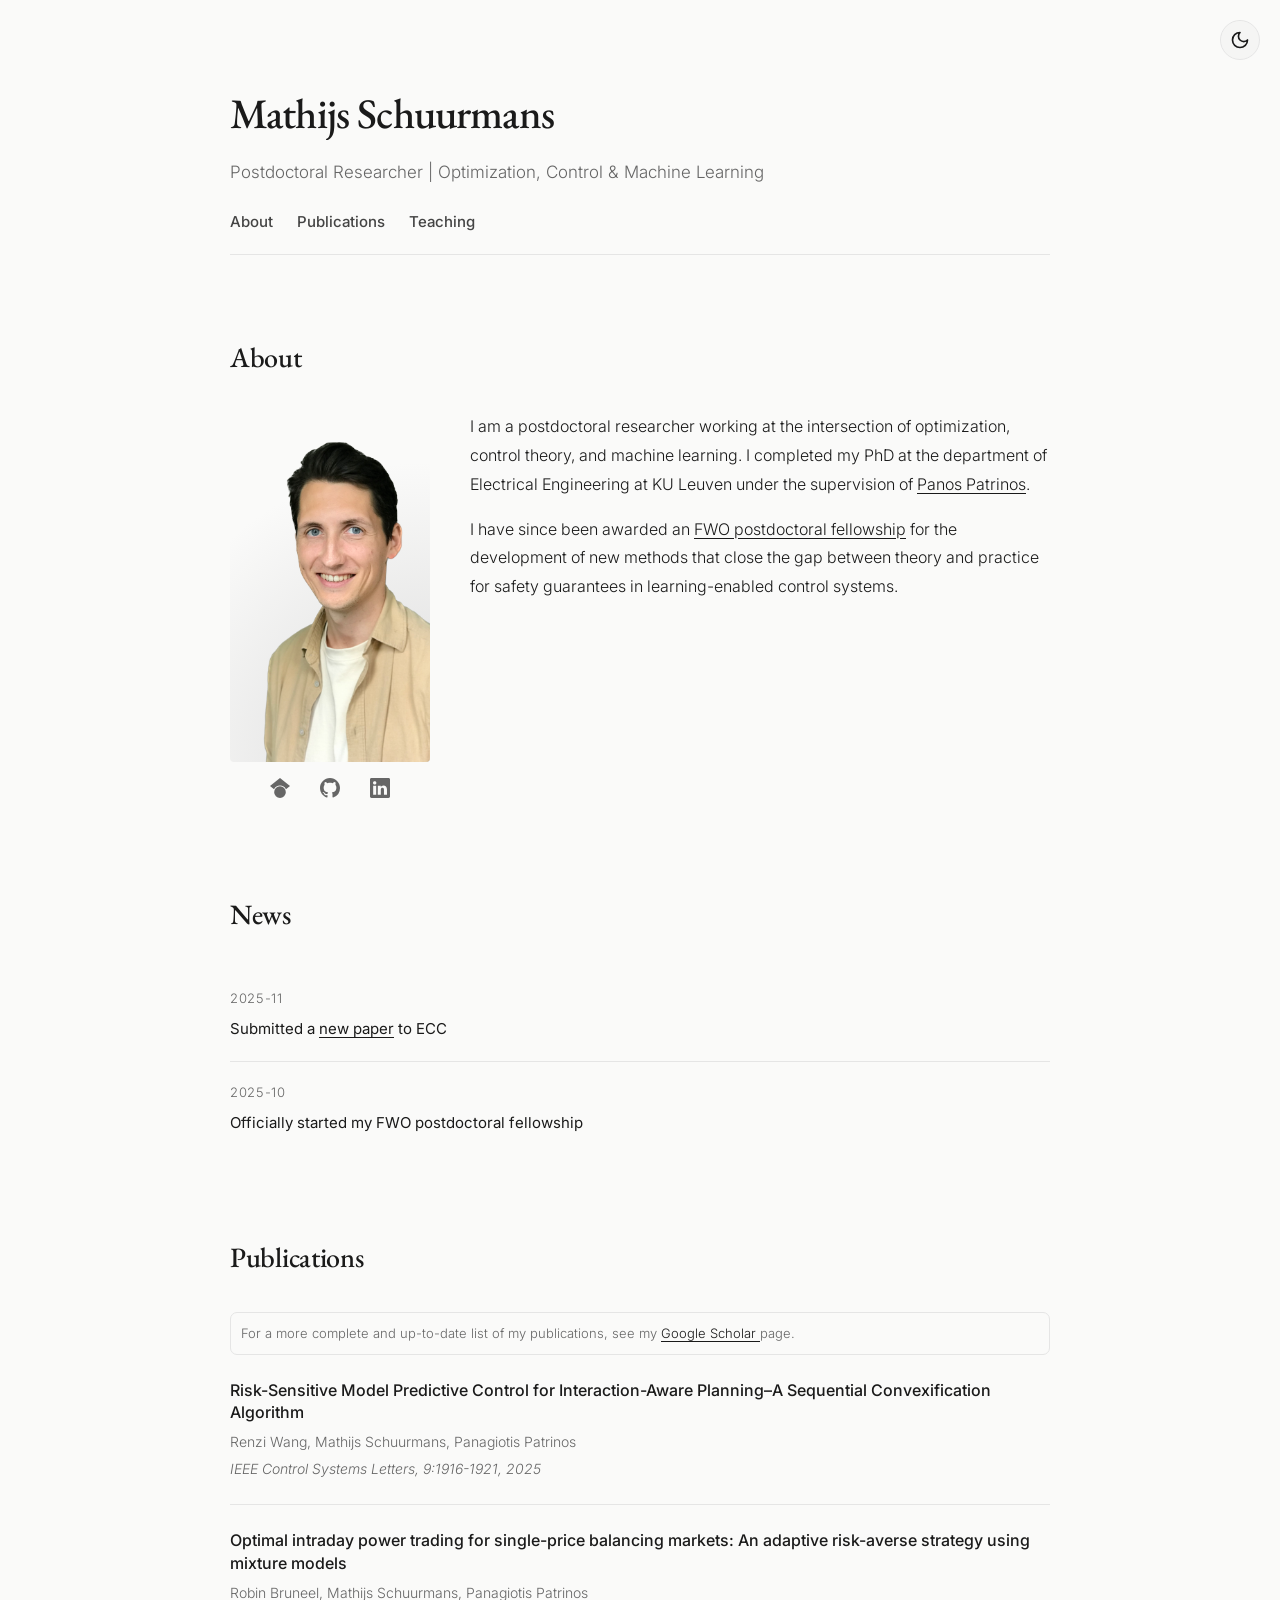
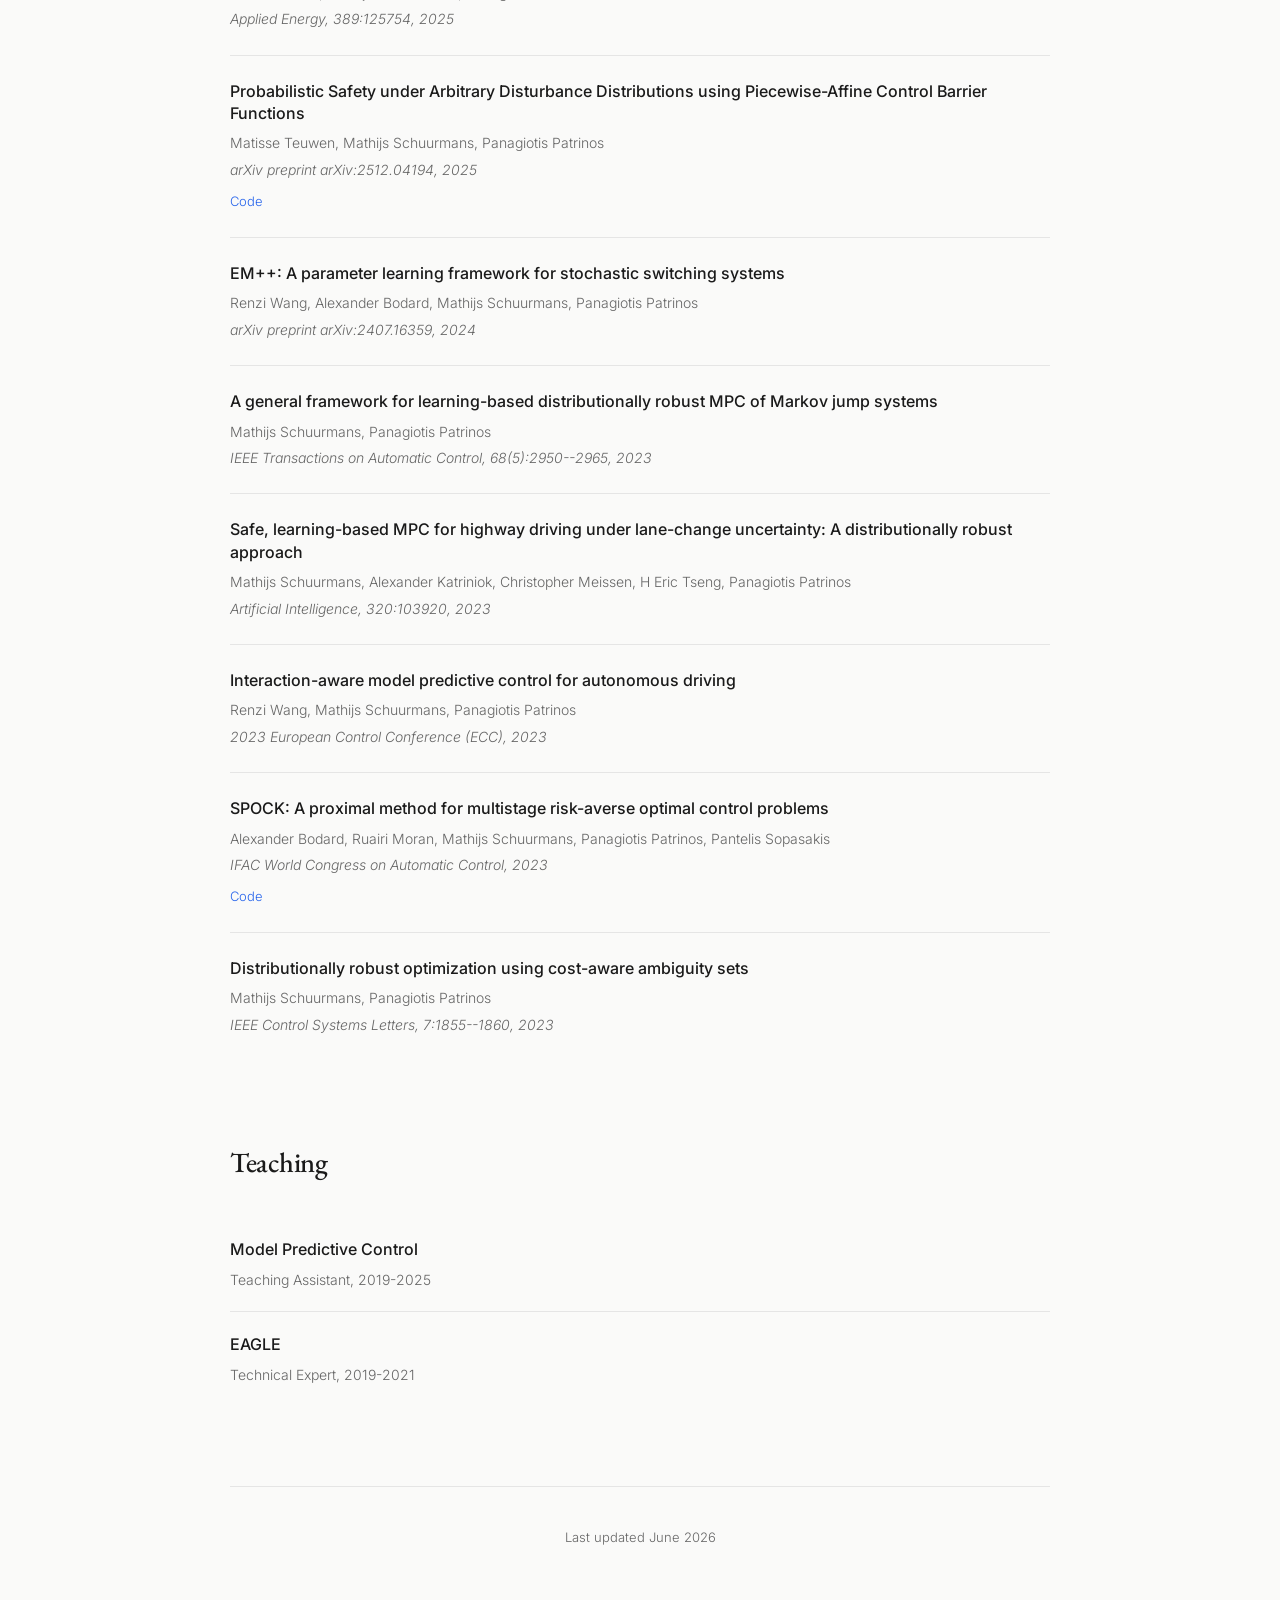
<file: index.html>
<!DOCTYPE html>
<html lang="en-us">

<head>
	<meta name="generator" content="Hugo 0.148.2">
  <meta charset="UTF-8">
  <meta name="viewport" content="width=device-width, initial-scale=1.0">
  <title>Mathijs Schuurmans</title>
  <link
    href="https://fonts.googleapis.com/css2?family=EB+Garamond:wght@400;500;600&family=Inter:wght@300;400;500;600&display=swap"
    rel="stylesheet">
  
  <link rel="stylesheet" href="/css/variables.css">
  <link rel="stylesheet" href="/css/base.css">
  <link rel="stylesheet" href="/css/typography.css">
  <link rel="stylesheet" href="/css/components.css">
  <link rel="stylesheet" href="/css/layout.css">
  <link rel="stylesheet" href="/css/responsive.css">

  
</head>

<body>
  <button class="theme-toggle" aria-label="Toggle dark mode">
    <svg class="sun-icon" xmlns="http://www.w3.org/2000/svg" width="20" height="20" viewBox="0 0 24 24" fill="none" stroke="currentColor" stroke-width="2" stroke-linecap="round" stroke-linejoin="round">
  <circle cx="12" cy="12" r="4"></circle>
  <path d="M12 2v2"></path>
  <path d="M12 20v2"></path>
  <path d="m4.93 4.93 1.41 1.41"></path>
  <path d="m17.66 17.66 1.41 1.41"></path>
  <path d="M2 12h2"></path>
  <path d="M20 12h2"></path>
  <path d="m6.34 17.66-1.41 1.41"></path>
  <path d="m19.07 4.93-1.41 1.41"></path>
</svg>

      <svg class="moon-icon" xmlns="http://www.w3.org/2000/svg" width="20" height="20" viewBox="0 0 24 24" fill="none" stroke="currentColor" stroke-width="2" stroke-linecap="round" stroke-linejoin="round">
      <path d="M12 3a6 6 0 0 0 9 9 9 9 0 1 1-9-9Z"></path>
  </svg>

  </button>
  
<link rel="stylesheet" href="/css/home.css">
<div class="container">
  <header>
    <h1>Mathijs Schuurmans</h1>
    <div class="subtitle">Postdoctoral Researcher | Optimization, Control &amp; Machine Learning</div>
    <nav class="top-nav">
    
        <a href="/#about">About</a>
    
        <a href="/#publications">Publications</a>
    
        <a href="/#teaching">Teaching</a>
    
</nav>

  </header>

  <section id="about">
    <h2>About</h2>
    <div class="about-container">
      <div class="image-icons">
        <div class="profile-image">
          <img src="/images/profile.png" alt="Profile picture">
        </div>
        <div class="links">
          
          <a href="https://scholar.google.com/citations?user=sLfQq6sAAAAJ" target="_blank">
            <svg width="24px" height="24px" viewBox="0 0 24 24" role="img" xmlns="http://www.w3.org/2000/svg"><title>Google Scholar icon</title><path d="M12 24a7 7 0 1 1 0-14 7 7 0 0 1 0 14zm0-24L0 9.5l4.838 3.94A8 8 0 0 1 12 9a8 8 0 0 1 7.162 4.44L24 9.5z"/></svg>

          </a>
          
          
          <a href="https://github.com/mathijssch" target="_blank">
            <svg xmlns="http://www.w3.org/2000/svg" width="16" height="16" fill="currentColor" class="bi bi-github" viewBox="0 0 16 16">
  <path d="M8 0C3.58 0 0 3.58 0 8c0 3.54 2.29 6.53 5.47 7.59.4.07.55-.17.55-.38 0-.19-.01-.82-.01-1.49-2.01.37-2.53-.49-2.69-.94-.09-.23-.48-.94-.82-1.13-.28-.15-.68-.52-.01-.53.63-.01 1.08.58 1.23.82.72 1.21 1.87.87 2.33.66.07-.52.28-.87.51-1.07-1.78-.2-3.64-.89-3.64-3.95 0-.87.31-1.59.82-2.15-.08-.2-.36-1.02.08-2.12 0 0 .67-.21 2.2.82.64-.18 1.32-.27 2-.27s1.36.09 2 .27c1.53-1.04 2.2-.82 2.2-.82.44 1.1.16 1.92.08 2.12.51.56.82 1.27.82 2.15 0 3.07-1.87 3.75-3.65 3.95.29.25.54.73.54 1.48 0 1.07-.01 1.93-.01 2.2 0 .21.15.46.55.38A8.01 8.01 0 0 0 16 8c0-4.42-3.58-8-8-8"/>
</svg>

          </a>
          
          
          <a href="https://linkedin.com/in/mathijs-schuurmans-781a64147" target="_blank">
            <svg xmlns="http://www.w3.org/2000/svg" width="16" height="16" fill="currentColor" class="bi bi-linkedin" viewBox="0 0 16 16">
  <path d="M0 1.146C0 .513.526 0 1.175 0h13.65C15.474 0 16 .513 16 1.146v13.708c0 .633-.526 1.146-1.175 1.146H1.175C.526 16 0 15.487 0 14.854zm4.943 12.248V6.169H2.542v7.225zm-1.2-8.212c.837 0 1.358-.554 1.358-1.248-.015-.709-.52-1.248-1.342-1.248S2.4 3.226 2.4 3.934c0 .694.521 1.248 1.327 1.248zm4.908 8.212V9.359c0-.216.016-.432.08-.586.173-.431.568-.878 1.232-.878.869 0 1.216.662 1.216 1.634v3.865h2.401V9.25c0-2.22-1.184-3.252-2.764-3.252-1.274 0-1.845.7-2.165 1.193v.025h-.016l.016-.025V6.169h-2.4c.03.678 0 7.225 0 7.225z"/>
</svg>

          </a>
          
        </div>
      </div>
      <div class="about">
        <p>I am a postdoctoral researcher working at the intersection of optimization, control theory, and machine learning.
I completed my PhD at the department of Electrical Engineering at KU Leuven under the supervision
of <a href="https://homes.esat.kuleuven.be/~ppatrino/">Panos Patrinos</a>.</p>
<p>I have since been awarded an <a href="https://www.fwo.be/en/support-programmes/postdoctoral-fellowships/">FWO postdoctoral fellowship</a> for the development of new methods that close the gap between theory and practice for safety guarantees in learning-enabled
control systems.</p>

      </div>
    </div>
  </section>

  
  <section id="news">
    <h2>News</h2>
    
<div class="news-item">
    <div class="news-date">2025-11</div>
    <div class="news-content">Submitted a <a href="https://mathijssch.github.io/ecc26-supplementary/">new paper</a> to ECC</div>
</div>

<div class="news-item">
    <div class="news-date">2025-10</div>
    <div class="news-content">Officially started my FWO postdoctoral fellowship</div>
</div>


  </section>
  

  
  <section id="publications">
    <h2>Publications</h2>
    
    <div class="disclaimer">
      For a more complete and up-to-date list of my publications, see my
      <a href="https://scholar.google.com/citations?user=sLfQq6sAAAAJ" target="_blank">
        Google Scholar
      </a> page.
    </div>
    
    
<div class="publication">
    <div class="pub-title">Risk-Sensitive Model Predictive Control for Interaction-Aware Planning–A Sequential Convexification Algorithm</div>
    <div class="pub-authors">Renzi Wang, Mathijs Schuurmans, Panagiotis Patrinos</div>
    <div class="pub-venue">IEEE Control Systems Letters, 9:1916-1921, 2025</div>
    
</div>

<div class="publication">
    <div class="pub-title">Optimal intraday power trading for single-price balancing markets: An adaptive risk-averse strategy using mixture models</div>
    <div class="pub-authors">Robin Bruneel, Mathijs Schuurmans, Panagiotis Patrinos</div>
    <div class="pub-venue">Applied Energy, 389:125754, 2025</div>
    
</div>

<div class="publication">
    <div class="pub-title">Probabilistic Safety under Arbitrary Disturbance Distributions using Piecewise-Affine Control Barrier Functions</div>
    <div class="pub-authors">Matisse Teuwen, Mathijs Schuurmans, Panagiotis Patrinos</div>
    <div class="pub-venue">arXiv preprint arXiv:2512.04194, 2025</div>
    
    <div class="pub-links">
        
        
        <a href="https://github.com/kul-optec/pwa-cbf" target="_blank">Code</a>
        
        
    </div>
    
</div>

<div class="publication">
    <div class="pub-title">EM&#43;&#43;: A parameter learning framework for stochastic switching systems </div>
    <div class="pub-authors">Renzi Wang, Alexander Bodard, Mathijs Schuurmans, Panagiotis Patrinos</div>
    <div class="pub-venue">arXiv preprint arXiv:2407.16359, 2024</div>
    
</div>

<div class="publication">
    <div class="pub-title">A general framework for learning-based distributionally robust MPC of Markov jump systems</div>
    <div class="pub-authors">Mathijs Schuurmans, Panagiotis Patrinos</div>
    <div class="pub-venue">IEEE Transactions on Automatic Control, 68(5):2950--2965, 2023</div>
    
</div>

<div class="publication">
    <div class="pub-title">Safe, learning-based MPC for highway driving under lane-change uncertainty: A distributionally robust approach</div>
    <div class="pub-authors">Mathijs Schuurmans, Alexander Katriniok,             Christopher Meissen, H Eric Tseng, Panagiotis Patrinos</div>
    <div class="pub-venue">Artificial Intelligence, 320:103920, 2023</div>
    
</div>

<div class="publication">
    <div class="pub-title">Interaction-aware model predictive control for autonomous driving</div>
    <div class="pub-authors">Renzi Wang, Mathijs Schuurmans, Panagiotis Patrinos</div>
    <div class="pub-venue">2023 European Control Conference (ECC), 2023</div>
    
</div>

<div class="publication">
    <div class="pub-title">SPOCK: A proximal method for multistage risk-averse optimal control problems</div>
    <div class="pub-authors">Alexander Bodard, Ruairi Moran, Mathijs Schuurmans, Panagiotis Patrinos, Pantelis Sopasakis</div>
    <div class="pub-venue">IFAC World Congress on Automatic Control, 2023</div>
    
    <div class="pub-links">
        
        
        <a href="https://github.com/kul-optec/spock.jl" target="_blank">Code</a>
        
        
    </div>
    
</div>

<div class="publication">
    <div class="pub-title">Distributionally robust optimization using cost-aware ambiguity sets</div>
    <div class="pub-authors">Mathijs Schuurmans, Panagiotis Patrinos</div>
    <div class="pub-venue">IEEE Control Systems Letters, 7:1855--1860, 2023</div>
    
</div>


  </section>
  

  <section id="teaching">
    <h2>Teaching</h2>
    
    <div class="teaching-item">
      <div class="teaching-title">Model Predictive Control</div>
      <div class="teaching-details">Teaching Assistant, 2019-2025</div>
    </div>
    
    <div class="teaching-item">
      <div class="teaching-title">EAGLE</div>
      <div class="teaching-details">Technical Expert, 2019-2021</div>
    </div>
    
  </section>

  <footer>
    <p>Last updated June 2026</p>
  </footer>
</div>

  

  <script>
    
    const themeToggle = document.querySelector('.theme-toggle');
    const html = document.documentElement;

    
    const currentTheme = localStorage.getItem('theme') || 'light';
    html.setAttribute('data-theme', currentTheme);

    themeToggle.addEventListener('click', () => {
      const theme = html.getAttribute('data-theme') === 'light' ? 'dark' : 'light';
      html.setAttribute('data-theme', theme);
      localStorage.setItem('theme', theme);
    });
  </script>
</body>

</html>
</file>
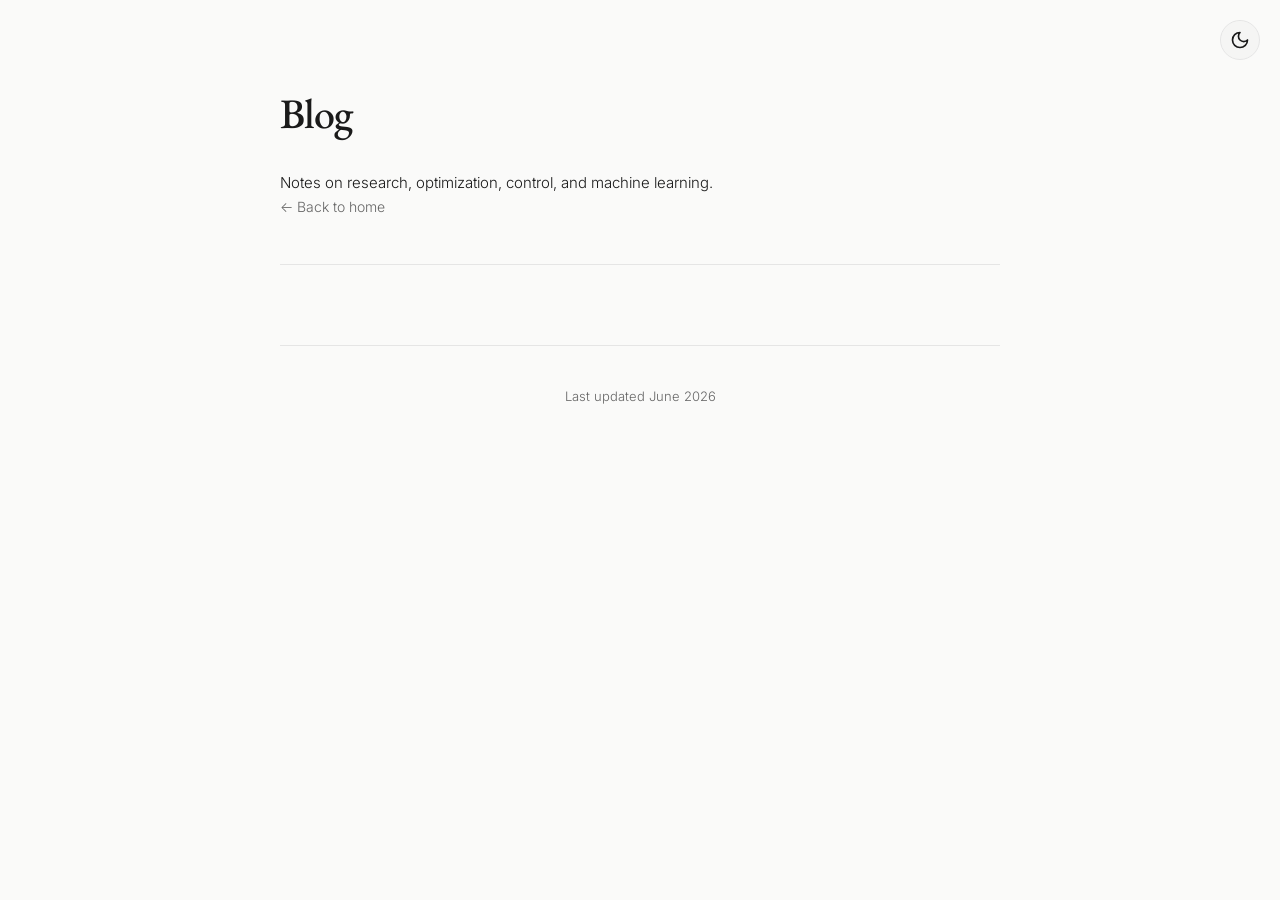
<file: blog/index.html>
<!DOCTYPE html>
<html lang="en-us">

<head>
  <meta charset="UTF-8">
  <meta name="viewport" content="width=device-width, initial-scale=1.0">
  <title>Blog | Mathijs Schuurmans</title>
  <link
    href="https://fonts.googleapis.com/css2?family=EB+Garamond:wght@400;500;600&family=Inter:wght@300;400;500;600&display=swap"
    rel="stylesheet">
  
  <link rel="stylesheet" href="/css/variables.css">
  <link rel="stylesheet" href="/css/base.css">
  <link rel="stylesheet" href="/css/typography.css">
  <link rel="stylesheet" href="/css/components.css">
  <link rel="stylesheet" href="/css/layout.css">
  <link rel="stylesheet" href="/css/responsive.css">

  
</head>

<body>
  <button class="theme-toggle" aria-label="Toggle dark mode">
    <svg class="sun-icon" xmlns="http://www.w3.org/2000/svg" width="20" height="20" viewBox="0 0 24 24" fill="none" stroke="currentColor" stroke-width="2" stroke-linecap="round" stroke-linejoin="round">
  <circle cx="12" cy="12" r="4"></circle>
  <path d="M12 2v2"></path>
  <path d="M12 20v2"></path>
  <path d="m4.93 4.93 1.41 1.41"></path>
  <path d="m17.66 17.66 1.41 1.41"></path>
  <path d="M2 12h2"></path>
  <path d="M20 12h2"></path>
  <path d="m6.34 17.66-1.41 1.41"></path>
  <path d="m19.07 4.93-1.41 1.41"></path>
</svg>

      <svg class="moon-icon" xmlns="http://www.w3.org/2000/svg" width="20" height="20" viewBox="0 0 24 24" fill="none" stroke="currentColor" stroke-width="2" stroke-linecap="round" stroke-linejoin="round">
      <path d="M12 3a6 6 0 0 0 9 9 9 9 0 1 1-9-9Z"></path>
  </svg>

  </button>
  
<link rel="stylesheet" href="/css/blog.css">
<div class="container blog-container">
    <header class="blog-header">
        <h1>Blog</h1>
        <p class="blog-description"><p>Notes on research, optimization, control, and machine learning.</p>
</p>
        <a href="/" class="back-link">← Back to home</a>
    </header>

    <div class="blog-posts">
        
    </div>

    <footer>
        <p>Last updated June 2026</p>
    </footer>
</div>

  

  <script>
    
    const themeToggle = document.querySelector('.theme-toggle');
    const html = document.documentElement;

    
    const currentTheme = localStorage.getItem('theme') || 'light';
    html.setAttribute('data-theme', currentTheme);

    themeToggle.addEventListener('click', () => {
      const theme = html.getAttribute('data-theme') === 'light' ? 'dark' : 'light';
      html.setAttribute('data-theme', theme);
      localStorage.setItem('theme', theme);
    });
  </script>
</body>

</html>
</file>
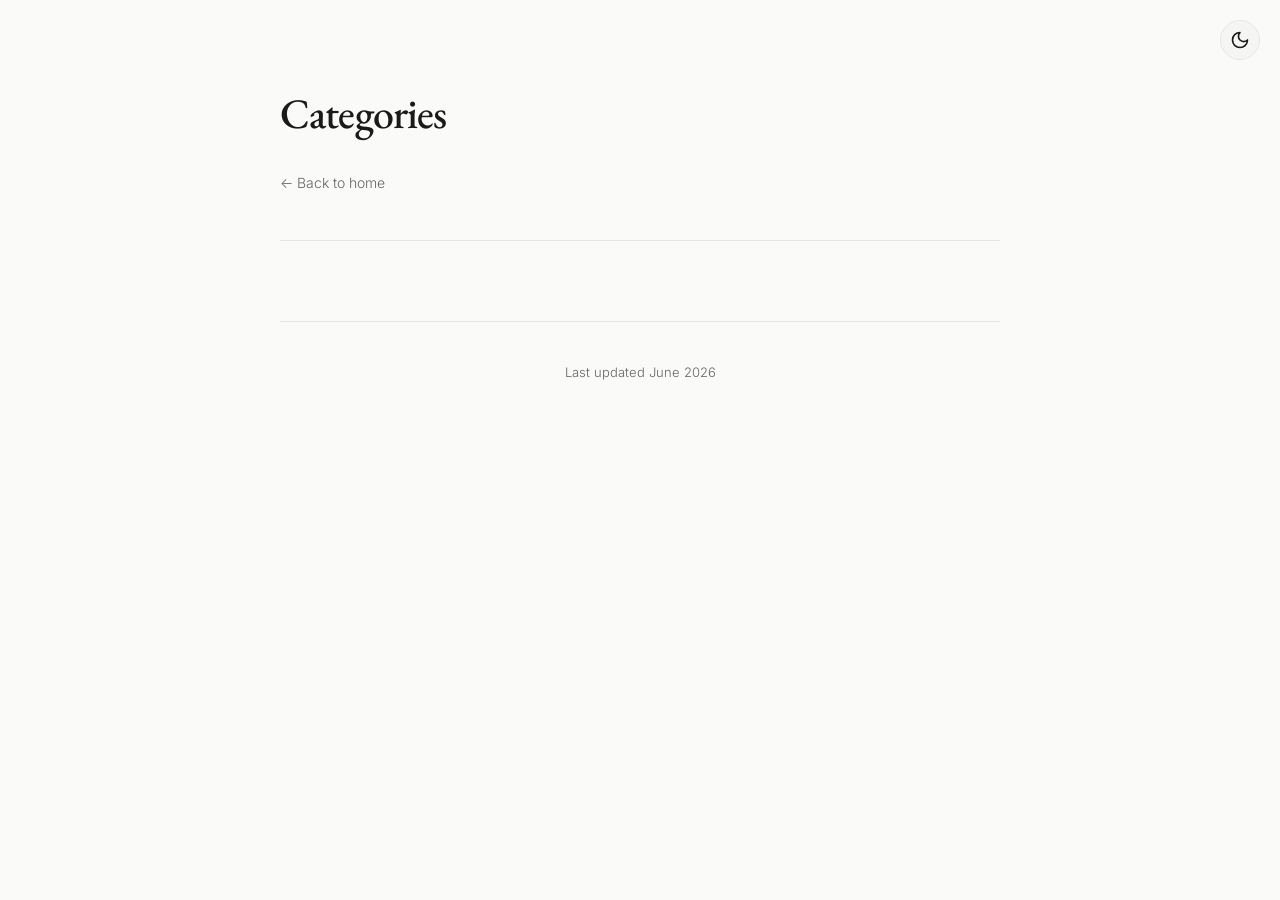
<file: categories/index.html>
<!DOCTYPE html>
<html lang="en-us">

<head>
  <meta charset="UTF-8">
  <meta name="viewport" content="width=device-width, initial-scale=1.0">
  <title>Categories | Mathijs Schuurmans</title>
  <link
    href="https://fonts.googleapis.com/css2?family=EB+Garamond:wght@400;500;600&family=Inter:wght@300;400;500;600&display=swap"
    rel="stylesheet">
  
  <link rel="stylesheet" href="/css/variables.css">
  <link rel="stylesheet" href="/css/base.css">
  <link rel="stylesheet" href="/css/typography.css">
  <link rel="stylesheet" href="/css/components.css">
  <link rel="stylesheet" href="/css/layout.css">
  <link rel="stylesheet" href="/css/responsive.css">

  
</head>

<body>
  <button class="theme-toggle" aria-label="Toggle dark mode">
    <svg class="sun-icon" xmlns="http://www.w3.org/2000/svg" width="20" height="20" viewBox="0 0 24 24" fill="none" stroke="currentColor" stroke-width="2" stroke-linecap="round" stroke-linejoin="round">
  <circle cx="12" cy="12" r="4"></circle>
  <path d="M12 2v2"></path>
  <path d="M12 20v2"></path>
  <path d="m4.93 4.93 1.41 1.41"></path>
  <path d="m17.66 17.66 1.41 1.41"></path>
  <path d="M2 12h2"></path>
  <path d="M20 12h2"></path>
  <path d="m6.34 17.66-1.41 1.41"></path>
  <path d="m19.07 4.93-1.41 1.41"></path>
</svg>

      <svg class="moon-icon" xmlns="http://www.w3.org/2000/svg" width="20" height="20" viewBox="0 0 24 24" fill="none" stroke="currentColor" stroke-width="2" stroke-linecap="round" stroke-linejoin="round">
      <path d="M12 3a6 6 0 0 0 9 9 9 9 0 1 1-9-9Z"></path>
  </svg>

  </button>
  
<link rel="stylesheet" href="/css/blog.css">
<div class="container blog-container">
    <header class="blog-header">
        <h1>Categories</h1>
        <p class="blog-description"></p>
        <a href="/" class="back-link">← Back to home</a>
    </header>

    <div class="blog-posts">
        
    </div>

    <footer>
        <p>Last updated June 2026</p>
    </footer>
</div>

  

  <script>
    
    const themeToggle = document.querySelector('.theme-toggle');
    const html = document.documentElement;

    
    const currentTheme = localStorage.getItem('theme') || 'light';
    html.setAttribute('data-theme', currentTheme);

    themeToggle.addEventListener('click', () => {
      const theme = html.getAttribute('data-theme') === 'light' ? 'dark' : 'light';
      html.setAttribute('data-theme', theme);
      localStorage.setItem('theme', theme);
    });
  </script>
</body>

</html>
</file>
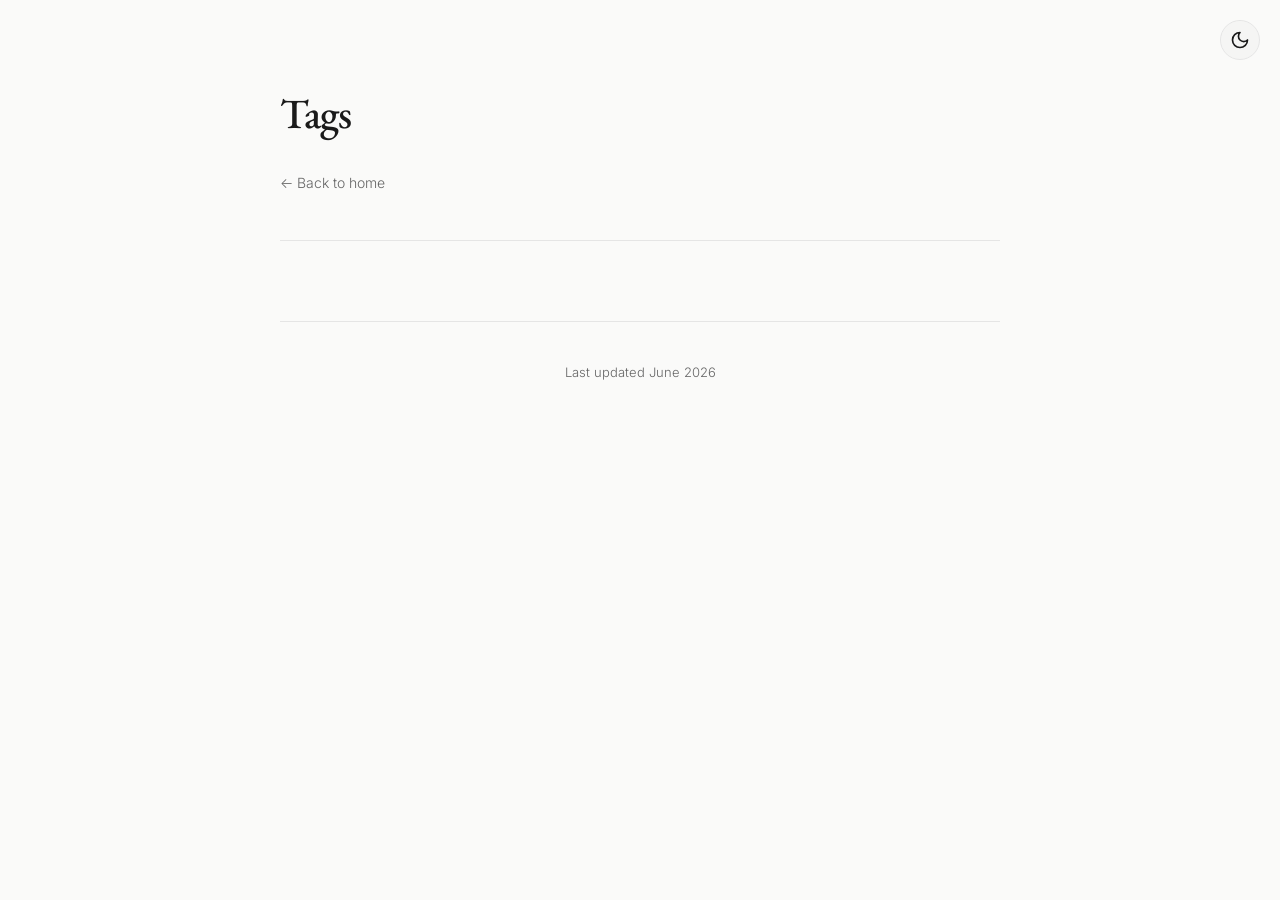
<file: tags/index.html>
<!DOCTYPE html>
<html lang="en-us">

<head>
  <meta charset="UTF-8">
  <meta name="viewport" content="width=device-width, initial-scale=1.0">
  <title>Tags | Mathijs Schuurmans</title>
  <link
    href="https://fonts.googleapis.com/css2?family=EB+Garamond:wght@400;500;600&family=Inter:wght@300;400;500;600&display=swap"
    rel="stylesheet">
  
  <link rel="stylesheet" href="/css/variables.css">
  <link rel="stylesheet" href="/css/base.css">
  <link rel="stylesheet" href="/css/typography.css">
  <link rel="stylesheet" href="/css/components.css">
  <link rel="stylesheet" href="/css/layout.css">
  <link rel="stylesheet" href="/css/responsive.css">

  
</head>

<body>
  <button class="theme-toggle" aria-label="Toggle dark mode">
    <svg class="sun-icon" xmlns="http://www.w3.org/2000/svg" width="20" height="20" viewBox="0 0 24 24" fill="none" stroke="currentColor" stroke-width="2" stroke-linecap="round" stroke-linejoin="round">
  <circle cx="12" cy="12" r="4"></circle>
  <path d="M12 2v2"></path>
  <path d="M12 20v2"></path>
  <path d="m4.93 4.93 1.41 1.41"></path>
  <path d="m17.66 17.66 1.41 1.41"></path>
  <path d="M2 12h2"></path>
  <path d="M20 12h2"></path>
  <path d="m6.34 17.66-1.41 1.41"></path>
  <path d="m19.07 4.93-1.41 1.41"></path>
</svg>

      <svg class="moon-icon" xmlns="http://www.w3.org/2000/svg" width="20" height="20" viewBox="0 0 24 24" fill="none" stroke="currentColor" stroke-width="2" stroke-linecap="round" stroke-linejoin="round">
      <path d="M12 3a6 6 0 0 0 9 9 9 9 0 1 1-9-9Z"></path>
  </svg>

  </button>
  
<link rel="stylesheet" href="/css/blog.css">
<div class="container blog-container">
    <header class="blog-header">
        <h1>Tags</h1>
        <p class="blog-description"></p>
        <a href="/" class="back-link">← Back to home</a>
    </header>

    <div class="blog-posts">
        
    </div>

    <footer>
        <p>Last updated June 2026</p>
    </footer>
</div>

  

  <script>
    
    const themeToggle = document.querySelector('.theme-toggle');
    const html = document.documentElement;

    
    const currentTheme = localStorage.getItem('theme') || 'light';
    html.setAttribute('data-theme', currentTheme);

    themeToggle.addEventListener('click', () => {
      const theme = html.getAttribute('data-theme') === 'light' ? 'dark' : 'light';
      html.setAttribute('data-theme', theme);
      localStorage.setItem('theme', theme);
    });
  </script>
</body>

</html>
</file>
<file: css/variables.css>
:root {
    --bg: #fafaf9;
    --bg-mute: #dadada; 
    --text: #1a1a1a;
    --text-secondary: #666666;
    --accent: #2563eb;
    --border: #e5e5e5;
    --hover: #f5f5f4;
}

[data-theme="dark"] {
    --bg: #1a1a22;
    --bg-mute: #3f3f5f; 
    /* --bg-mute: #1f1f2f;  */
    --text: #d5d5e5;
    --text-secondary: #ababa3;
    --accent: #60a5fa;
    --border: #262626;
    --hover: #171717;
}
</file>
<file: css/base.css>
* {
  margin: 0;
  padding: 0;
  box-sizing: border-box;
}

html {
  scroll-behavior: smooth;
}

body {
  font-family: 'Inter', -apple-system, BlinkMacSystemFont, sans-serif;
  background: var(--bg);
  color: var(--text);
  line-height: 1.6;
  font-size: 15px;
  font-weight: 300;
  min-width: 400px;
  /* or whatever you need */
  transition: background-color 0.3s ease, color 0.3s ease;
}

.container {
  max-width: 900px;
  margin: 0 auto;
  padding: 80px 40px;
}

a {
  color: var(--text);
  text-underline-offset: 2pt;
  transition: text-underline-offset 0.3s ease-in-out;
}

a:hover {
  color: var(--accent);
  text-underline-offset: 3pt;
}
</file>
<file: css/typography.css>
h1 {
    font-family: 'EB Garamond', serif;
    font-size: 42px;
    font-weight: 500;
    margin-bottom: 12px;
    letter-spacing: -0.02em;
}

h2 {
    font-family: 'EB Garamond', serif;
    font-size: 28px;
    font-weight: 500;
    margin-bottom: 32px;
    letter-spacing: -0.01em;
}

.subtitle {
    font-size: 17px;
    color: var(--text-secondary);
    margin-bottom: 24px;
    font-weight: 300;
}
</file>
<file: css/components.css>
/* Links */
.links {
  display: flex;
  gap: 30px;
  flex-wrap: wrap;
  justify-content: center;
  padding-top: 10px;
}

.links a {
  color: var(--text);
  text-decoration: none;
  font-size: 14px;
  padding: 6px 0;
  border-bottom: 1px solid transparent;
  transition: border-color 0.2s;
}

.disclaimer {
  font-size: small;
  color: var(--text-secondary);
  border: 1pt solid var(--border);
  padding: 10px;
  border-radius: 7px;
  /* width: 90%; */
  margin-bottom: 10px;
  margin: auto;
}

.top-nav {
  position: sticky;
  top: 0;
  z-index: 100;
  display: flex;
  gap: 1.5rem;
  margin-bottom: 0;
  /* border-bottom: 1px solid rgba(0, 0, 0, 0.08); */
}

.top-nav a {
  text-decoration: none;
  font-weight: 500;
  color: #444;
  position: relative;
}

.top-nav a:hover::after {
  width: 100%;
}

/* .links a:hover { */
/*     border-bottom-color: var(--accent); */
/* } */

.links svg {
  width: 20px;
  height: 20px;
  fill: var(--text-secondary)
}

.links svg:hover {
  fill: var(--accent);
}

/* Theme toggle */
.theme-toggle {
  position: fixed;
  top: 20px;
  right: 20px;
  background: var(--hover);
  border: 1px solid var(--border);
  border-radius: 50%;
  width: 40px;
  height: 40px;
  display: flex;
  align-items: center;
  justify-content: center;
  cursor: pointer;
  transition: all 0.2s;
  z-index: 1000;
}

.theme-toggle:hover {
  transform: scale(1.1);
  border-color: var(--text);
}

.theme-toggle svg {
  width: 20px;
  height: 20px;
  stroke: var(--text);
  fill: none;
  transition: opacity 0.3s ease, transform 0.3s ease;
  position: absolute;
}

.theme-toggle .sun-icon {
  opacity: 0;
  transform: rotate(180deg) scale(0);
}

.theme-toggle .moon-icon {
  opacity: 1;
  transform: rotate(0deg) scale(1);
}

[data-theme="dark"] .theme-toggle .sun-icon {
  opacity: 1;
  transform: rotate(0deg) scale(1);
}

[data-theme="dark"] .theme-toggle .moon-icon {
  opacity: 0;
  transform: rotate(-180deg) scale(0);
}
</file>
<file: css/layout.css>
header {
    margin-bottom: 80px;
    padding-bottom: 20px;
    border-bottom: 1px solid var(--border);
}

section {
    margin-bottom: 80px;
    transition: border-color 0.3s ease;
}

footer {
    margin-top: 80px;
    padding-top: 40px;
    border-top: 1px solid var(--border);
    text-align: center;
    color: var(--text-secondary);
    font-size: 13px;
}

footer a {
    color: var(--text-secondary);
    text-decoration: none;
    border-bottom: 1px solid transparent;
    transition: border-color 0.2s;
}

footer a:hover {
    border-bottom-color: var(--text-secondary);
}
</file>
<file: css/responsive.css>
@media (max-width: 768px) {
  .container {
    padding: 40px 20px;
  }

  h1 {
    font-size: 32px;
  }

  h2 {
    font-size: 24px;
  }

  section {
    margin-bottom: 60px;
  }

  .about-container {
    flex-direction: column;
    gap: 10px;
  }

  .image-icons {
    width: 100%;
  }

  .profile-image img {
    object-position: 100% 30%;
    /* top | center | bottom | left | right | 50% 20% */
    /* height: 200px !important; */
    object-fit: contain !important;
  }

  .profile-image {
    width: 50% !important;
    height: 200px !important;
    margin: auto;
  }

  .post-header h1 {
    font-size: 28px;
  }

  .post-content {
    font-size: 15px;
  }
}
</file>
<file: css/home.css>
.about-container {
    display: flex;
    gap: 40px;
    align-items: start;
}

.profile-image {
    flex-shrink: 0;
    width: 200px;
    height: 350px;
    border-radius: 4px;
    overflow: hidden;
    /* background: var(--bg-mute); */
    background: radial-gradient(circle 300px at bottom right, var(--bg-mute), transparent);
}

.profile-image img {
    width: 100%;
    height: 100%;
    object-fit: cover;
}

.about {
    font-size: 16px;
    line-height: 1.8;
    color: var(--text);
    font-weight: 300;
    flex: 1;
}

.about p {
    margin-bottom: 16px;
}

.about ul {
    margin-left: 20px;
}

.about li {
    margin-bottom: 8px;
}

/* News section */
.news-item {
    padding: 20px 0;
    border-bottom: 1px solid var(--border);
    transition: border-color 0.3s ease;
}

.news-item:last-child {
    border-bottom: none;
}

.news-date {
    font-size: 13px;
    color: var(--text-secondary);
    margin-bottom: 8px;
    text-transform: uppercase;
    letter-spacing: 0.05em;
}

.news-content {
    font-size: 15px;
    font-weight: 400;
}

/* Publications section */
.publication {
    padding: 24px 0;
    border-bottom: 1px solid var(--border);
    transition: border-color 0.3s ease;
}

.publication:last-child {
    border-bottom: none;
}

.pub-title {
    font-size: 16px;
    font-weight: 500;
    margin-bottom: 8px;
    line-height: 1.4;
}

.pub-authors {
    font-size: 14px;
    color: var(--text-secondary);
    margin-bottom: 4px;
}

.pub-venue {
    font-size: 14px;
    color: var(--text-secondary);
    font-style: italic;
}

.pub-links {
    margin-top: 10px;
    display: flex;
    gap: 16px;
}

.pub-links a {
    font-size: 13px;
    color: var(--accent);
    text-decoration: none;
    border-bottom: 1px solid transparent;
    transition: border-color 0.2s;
}

.pub-links a:hover {
    border-bottom-color: var(--accent);
}

/* Teaching section */
.teaching-item {
    padding: 20px 0;
    border-bottom: 1px solid var(--border);
    transition: border-color 0.3s ease;
}

.teaching-item:last-child {
    border-bottom: none;
}

.teaching-title {
    font-size: 16px;
    font-weight: 500;
    margin-bottom: 6px;
}

.teaching-details {
    font-size: 14px;
    color: var(--text-secondary);
}
</file>
<file: css/blog.css>
.blog-container {
    max-width: 800px;
}

.blog-header {
    margin-bottom: 60px;
}

.blog-description {
    font-size: 17px;
    color: var(--text-secondary);
    margin-top: 16px;
    margin-bottom: 24px;
}

.back-link {
    display: inline-block;
    font-size: 14px;
    color: var(--text-secondary);
    text-decoration: none;
    margin-bottom: 24px;
    border-bottom: 1px solid transparent;
    transition: border-color 0.2s;
}

.back-link:hover {
    border-bottom-color: var(--text-secondary);
}

.blog-posts {
    margin-bottom: 60px;
}

.blog-post-preview {
    padding: 40px 0;
    border-bottom: 1px solid var(--border);
    transition: border-color 0.3s ease;
}

.blog-post-preview:first-child {
    padding-top: 0;
}

.blog-post-preview h2 {
    font-size: 24px;
    margin-bottom: 12px;
}

.blog-post-preview h2 a {
    color: var(--text);
    text-decoration: none;
    transition: color 0.2s;
}

.blog-post-preview h2 a:hover {
    color: var(--accent);
}

.post-meta {
    display: flex;
    gap: 16px;
    align-items: center;
    font-size: 13px;
    color: var(--text-secondary);
    margin-bottom: 16px;
}

.tags {
    display: flex;
    gap: 8px;
}

.tag {
    background: var(--hover);
    padding: 2px 8px;
    border-radius: 3px;
    font-size: 12px;
    transition: background-color 0.3s ease;
}

.post-summary {
    font-size: 15px;
    line-height: 1.7;
    color: var(--text);
    margin-bottom: 16px;
}

.read-more {
    font-size: 14px;
    color: var(--accent);
    text-decoration: none;
    border-bottom: 1px solid transparent;
    transition: border-color 0.2s;
}

.read-more:hover {
    border-bottom-color: var(--accent);
}

/* Single post */
.blog-post {
    margin-bottom: 60px;
}

.post-header {
    margin-bottom: 40px;
}

.post-header h1 {
    font-size: 36px;
    margin-top: 24px;
    margin-bottom: 16px;
}

.post-content {
    font-size: 16px;
    line-height: 1.8;
}

.post-content h2 {
    font-size: 24px;
    margin-top: 48px;
    margin-bottom: 24px;
}

.post-content h3 {
    font-size: 20px;
    margin-top: 32px;
    margin-bottom: 16px;
    font-weight: 500;
}

.post-content p {
    margin-bottom: 24px;
}

.post-content ul,
.post-content ol {
    margin-left: 24px;
    margin-bottom: 24px;
}

.post-content li {
    margin-bottom: 8px;
}

.post-content code {
    background: var(--hover);
    padding: 2px 6px;
    border-radius: 3px;
    font-size: 14px;
    font-family: 'SF Mono', Monaco, 'Cascadia Code', monospace;
}

.post-content pre {
    background: var(--hover);
    padding: 20px;
    border-radius: 4px;
    overflow-x: auto;
    margin-bottom: 24px;
    transition: background-color 0.3s ease;
}

.post-content pre code {
    background: none;
    padding: 0;
}

.post-content blockquote {
    border-left: 3px solid var(--border);
    padding-left: 20px;
    margin: 24px 0;
    color: var(--text-secondary);
    font-style: italic;
}

.katex {
    font-size: 1.1em;
}
</file>
